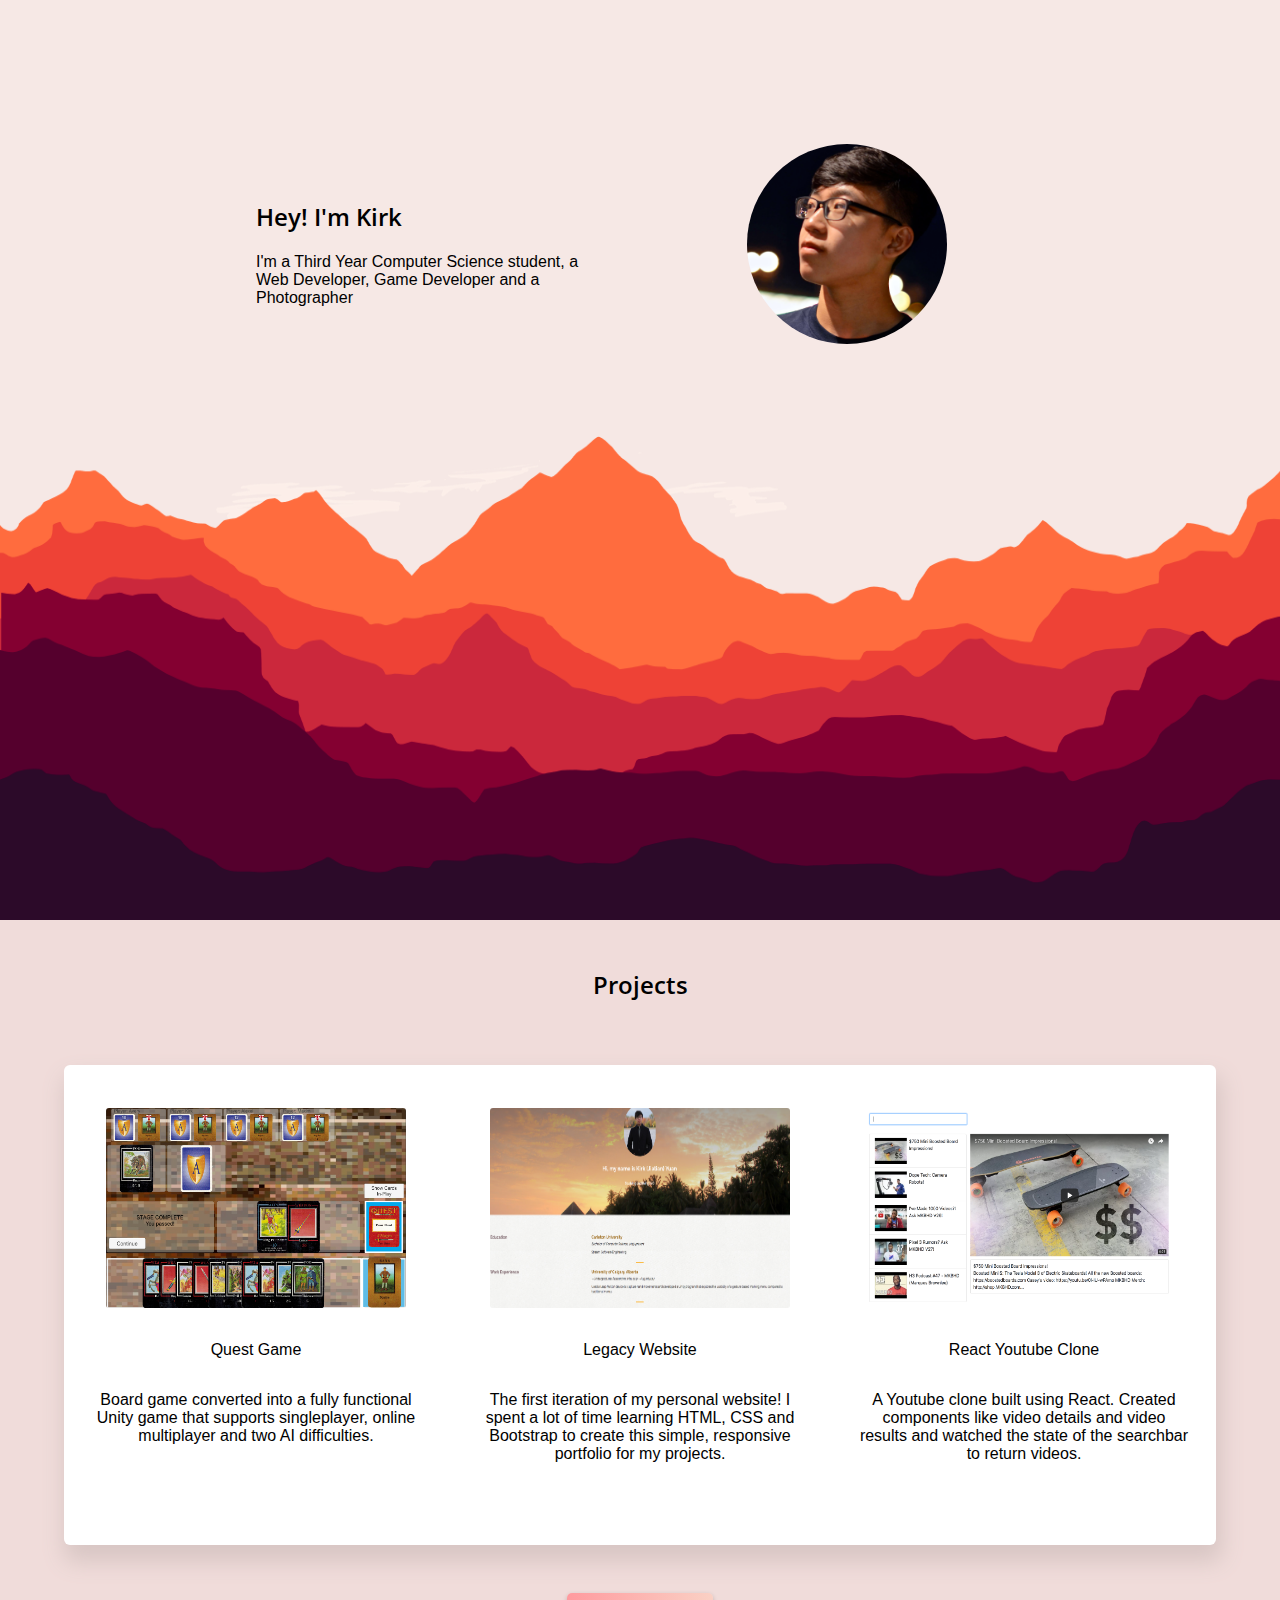
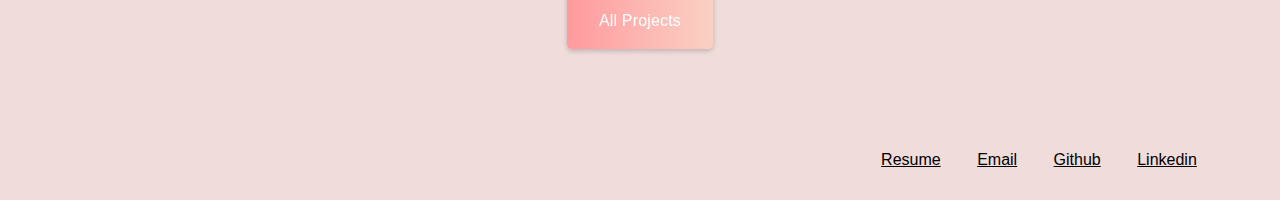
<file: index.html>
<!DOCTYPE html>

<html lang="en">

<head>
    <meta http-equiv="Content-Type" content="text/html; charset=UTF-8">
    <meta charset="utf-8">

    <meta name="viewport" content="width=device-width, initial-scale=1">
    
    <link href="./assets/css/style.css" rel="stylesheet">

    <link href="./assets/css/hover.css" rel="stylesheet" media="all">

    <link href="//maxcdn.bootstrapcdn.com/font-awesome/4.2.0/css/font-awesome.min.css" rel="stylesheet" media="all">
    
    <!-- Global site tag (gtag.js) - Google Analytics -->
    <script async src="https://www.googletagmanager.com/gtag/js?id=UA-118896883-1"></script>
    <script>    
        window.dataLayer = window.dataLayer || [];
        function gtag(){dataLayer.push(arguments);}
        gtag('js', new Date());
        gtag('config', 'UA-118896883-1');</script>


    <title>Kirk Yuan</title>

</head>

<body>
    <div class="header">
        <div class="progress-container">
            <div class="progress-bar" id="myBar"></div>
        </div> 
    </div>

    <section class="intro">
        <div class="intro__text">
            <h2>Hey! I'm Kirk</h2>
            <p>I'm a Third Year Computer Science student, a 
                Web Developer, Game Developer
                and a Photographer
        </div>
        <div class="intro__profile">
            <img src="assets/img/me.png">
        </div>

        <div class="parallax">
        </div>
    </section>

    <section class="projects">
        <h2> Projects </h2>
        <div class="projects__container">
            <div class="item" onclick="location.href='https://github.com/JKirkYuan/Quest'">
                <img src="assets/img/Quest.png" style="width:300px; height:200px;">
                <h4>Quest Game</h4>
                <p>
                    Board game converted into a fully functional Unity game that supports singleplayer, online multiplayer and
                    two AI difficulties.
                </p>
            </div>
            <div class="item" onclick="location.href='../Legacy_Site/index.html'">
                <img src="assets/img/LegacySite.png" style="width:300px; height:200px;">
                <h4>Legacy Website</h4>
                <p>
                    The first iteration of my personal website! 
                    I spent a lot of time learning HTML, CSS and Bootstrap to create this simple, responsive portfolio for my projects.
                </p>
            </div>
            <div class="item" onclick="location.href='https://github.com/JKirkYuan/CleanYoutube'">
                <img src="assets/img/YoutubeClone.png" style="width:320px; height:200px;">
                <h4>React Youtube Clone</h4>
                <p>
                    A Youtube clone built using React. Created components like video details and video results and 
                    watched the state of the searchbar to return videos.
                </p>
            </div>
        </div>
        <div class="projects__button__container">
            <a href="https://github.com/JKirkYuan" data-title="All Projects"></a>
        </div>
    </section>

    <footer class="contact">
        <div class="contact__right">
            <a class="contact__item" href="assets/Kirk_Resume.pdf">Resume</a>
            <a class="contact__item" href="JKirkYuan@icloud.com">Email</a>
            <a class="contact__item" href="https://github.com/JKirkYuan">Github</a>
            <a class="contact__item" href="https://www.linkedin.com/in/jiatianyuan/">Linkedin</a>
        </div>
    </footer>
</body>

<script>
        // When the user scrolls the page, execute myFunction 
    window.onscroll = function() {myFunction()};

    function myFunction() {
    var winScroll = document.body.scrollTop || document.documentElement.scrollTop;
    var height = document.documentElement.scrollHeight - document.documentElement.clientHeight;
    var scrolled = (winScroll / height) * 100;
    document.getElementById("myBar").style.width = scrolled + "%";
    }
</script>
</file>
<file: assets/css/style.css>
@import url("https://fonts.googleapis.com/css?family=Open+Sans");
h2 {
  font-family: 'Open Sans', sans-serif;
  color: black;
  font-weight: 600; }

p {
  font-family: -apple-system, BlinkMacSystemFont, sans-serif; }

body, html {
  font-family: -apple-system, BlinkMacSystemFont, sans-serif;
  padding: 0;
  margin: 0; }

.header {
  position: fixed;
  top: 0;
  z-index: 1;
  width: 100%;
  background-color: #f1f1f1; }
  .header .progress-container {
    width: 100%;
    height: 3px;
    background: #f6e8e5; }
    .header .progress-container #myBar {
      height: 2px;
      background-color: black;
      width: 0; }

/* == Introduction == */
.intro {
  position: relative;
  background-color: #f6e8e5;
  width: 100%;
  height: 100vh;
  background-size: cover;
  -webkit-background-size: cover;
  -moz-background-size: cover;
  -o-background-size: cover;
  display: grid;
  grid-template-columns: 20% 50% 5%;
  grid-template-rows: auto;
  grid-template-areas: "space text profile"; }
  .intro .intro__text {
    grid-area: text;
    position: absolute;
    top: 20%;
    right: 40%; }
    .intro .intro__text p {
      padding-right: 2rem;
      margin-top: 1rem; }
  .intro .intro__profile {
    grid-area: profile;
    position: absolute;
    top: 16%; }
    .intro .intro__profile img {
      width: 200px;
      height: 200px;
      border-radius: 50%; }
  .intro .parallax {
    perspective: 100px;
    height: 100vh;
    width: 100%;
    overflow-x: hidden;
    overflow-y: hidden;
    background-image: url("../img/parallax/Firewatch.png");
    background-size: 100% 100%;
    background-repeat: no-repeat;
    position: absolute;
    margin-top: 4.5rem; }

.projects {
  position: relative;
  background-size: cover;
  background-color: #f0dcda;
  height: 98rem; }
  .projects h2 {
    padding-top: 3rem;
    text-align: center; }
  .projects .projects__container {
    margin: auto;
    background-color: #f0dcda;
    margin-top: 2rem;
    width: 90%;
    flex-wrap: wrap; }
  .projects .item {
    text-align: center;
    background-color: white;
    height: 26rem;
    margin-top: 1rem;
    margin-bottom: 0.5rem;
    border-radius: 6px; }
    .projects .item h4 {
      font-weight: lighter; }
    .projects .item p {
      padding: 10px; }
    .projects .item img {
      margin-top: 1.2rem;
      border-radius: 3px;
      margin-bottom: 0.5rem; }
  .projects .projects__button__container {
    display: flex;
    align-items: center;
    justify-content: center;
    margin-top: 3rem; }
    .projects .projects__button__container a {
      position: relative;
      display: inline-block;
      padding: 1.2em 2em;
      text-decoration: none;
      text-align: center;
      cursor: pointer;
      user-select: none;
      color: white; }
      .projects .projects__button__container a::before {
        content: '';
        position: absolute;
        top: 0;
        left: 0;
        bottom: 0;
        right: 0;
        background-image: linear-gradient(to right, #ff9a9e 0%, #fad0c4 99%, #fad0c4 100%);
        border-radius: 5px;
        transition: box-shadow .5s ease, transform .2s ease;
        will-change: transform;
        box-shadow: 0 2px 5px rgba(0, 0, 0, 0.2);
        transform: translateY(var(--ty, 0)) rotateX(var(--rx, 0)) rotateY(var(--ry, 0)) translateZ(var(--tz, -12px)); }
      .projects .projects__button__container a:hover::before {
        box-shadow: 0 5px 15px rgba(0, 0, 0, 0.3); }
      .projects .projects__button__container a::after {
        position: relative;
        display: inline-block;
        content: attr(data-title);
        transition: transform .2s ease;
        letter-spacing: .01em;
        will-change: transform;
        transform: translateY(var(--ty, 0)) rotateX(var(--rx, 0)) rotateY(var(--ry, 0)); }

.contact {
  background: #f0dcda;
  height: 5rem;
  display: flex;
  align-items: center; }
  .contact .contact__right a {
    color: black; }
  .contact .contact__right .contact__item {
    padding: 1rem 1rem;
    text-decoration: underline;
    background-image: linear-gradient(120deg, #84fab0 0%, #8fd3f4 100%);
    background-repeat: no-repeat;
    background-size: 0% 0.3em;
    background-position: 15px 65%;
    transition: background-size 0.25s ease-in; }
    .contact .contact__right .contact__item:hover {
      background-size: 65% 30%; }

@media (max-width: 575.98px) {
  .intro {
    display: grid;
    grid-template-columns: 1fr;
    grid-template-rows: auto;
    grid-template-areas: "text"; }
    .intro .intro__text {
      grid-area: text;
      left: 10%;
      right: 10%;
      top: 10%; }
    .intro .intro__profile {
      grid-area: text;
      justify-self: center;
      top: 40%; }
    .intro .parallax {
      display: none; }

  .projects {
    margin-top: -2rem; }

  .contact {
    background: #f0dcda;
    height: 5rem;
    display: flex;
    align-items: center; }
    .contact .contact__right {
      margin: 0 auto; } }
@media (min-width: 576px) and (max-width: 1049px) {
  .intro {
    display: grid;
    grid-template-columns: 1fr;
    grid-template-rows: auto;
    grid-template-areas: "text"; }
    .intro .intro__text {
      grid-area: text;
      left: 10%;
      right: 10%;
      top: 10%; }
    .intro .intro__profile {
      grid-area: text;
      justify-self: center;
      top: 40%; }
    .intro .parallax {
      display: none; }

  .projects {
    margin-top: -2rem; }

  .contact {
    background: #f0dcda;
    height: 5rem;
    display: flex;
    align-items: center; }
    .contact .contact__right {
      margin: 0 auto; } }
@media (min-width: 1050px) and (max-width: 1199.98px) {
  .intro .intro__profile {
    right: 20%; }

  .projects {
    position: relative;
    background-size: cover;
    background-color: #f0dcda;
    width: 100%;
    height: 50rem; }
    .projects h2 {
      padding-top: 3rem; }
    .projects .projects__container {
      margin: auto;
      display: flex;
      flex-direction: row;
      flex-wrap: wrap;
      height: 30rem;
      margin-top: 4rem;
      width: 90%;
      border-radius: 6px;
      box-shadow: 3px 14px 22px 3px #d8c6c4;
      background-color: white; }
      .projects .projects__container .item {
        margin-top: 1rem;
        padding-top: 0.5rem;
        flex: 1 0 20%;
        display: block;
        height: 27rem; }
      .projects .projects__container .item:hover {
        background: #f7f7f7; }
    .projects .projects__button__container {
      display: flex;
      align-items: center;
      justify-content: center;
      margin-top: 3rem; }

  .contact {
    background: #f0dcda;
    height: 5rem;
    display: flex;
    align-items: center;
    padding-right: 4.2rem; }
    .contact .contact__right {
      margin-left: auto; }
      .contact .contact__right .contact__item {
        padding: 1rem 1rem;
        text-decoration: underline;
        background-image: linear-gradient(120deg, #84fab0 0%, #8fd3f4 100%);
        background-repeat: no-repeat;
        background-size: 0% 0.3em;
        background-position: 15px 65%;
        transition: background-size 0.25s ease-in; }
        .contact .contact__right .contact__item:hover {
          background-size: 65% 30%; } }
@media (min-width: 1200px) {
  .intro .intro__profile {
    right: 20%; }

  .projects {
    position: relative;
    background-size: cover;
    background-color: #f0dcda;
    width: 100%;
    height: 50rem; }
    .projects h2 {
      padding-top: 3rem; }
    .projects .projects__container {
      margin: auto;
      display: flex;
      flex-direction: row;
      flex-wrap: wrap;
      height: 30rem;
      margin-top: 4rem;
      width: 90%;
      border-radius: 6px;
      background-color: white;
      box-shadow: 3px 14px 22px 3px #d8c6c4; }
      .projects .projects__container .item {
        margin-top: 1rem;
        padding-top: 0.5rem;
        flex: 1 0 30%;
        display: block;
        margin-left: 1rem;
        margin-right: 1rem;
        height: 27rem; }
      .projects .projects__container .item:hover {
        background: #f7f7f7; }
    .projects .projects__button__container {
      display: flex;
      align-items: center;
      justify-content: center;
      margin-top: 3rem; }

  .contact {
    background: #f0dcda;
    height: 5rem;
    display: flex;
    align-items: center;
    padding-right: 4.2rem; }
    .contact .contact__right {
      margin-left: auto; }
      .contact .contact__right .contact__item {
        padding: 1rem 1rem;
        text-decoration: underline;
        background-image: linear-gradient(120deg, #84fab0 0%, #8fd3f4 100%);
        background-repeat: no-repeat;
        background-size: 0% 0.3em;
        background-position: 15px 65%;
        transition: background-size 0.25s ease-in; }
        .contact .contact__right .contact__item:hover {
          background-size: 65% 30%; } }

/*# sourceMappingURL=style.css.map */
</file>
